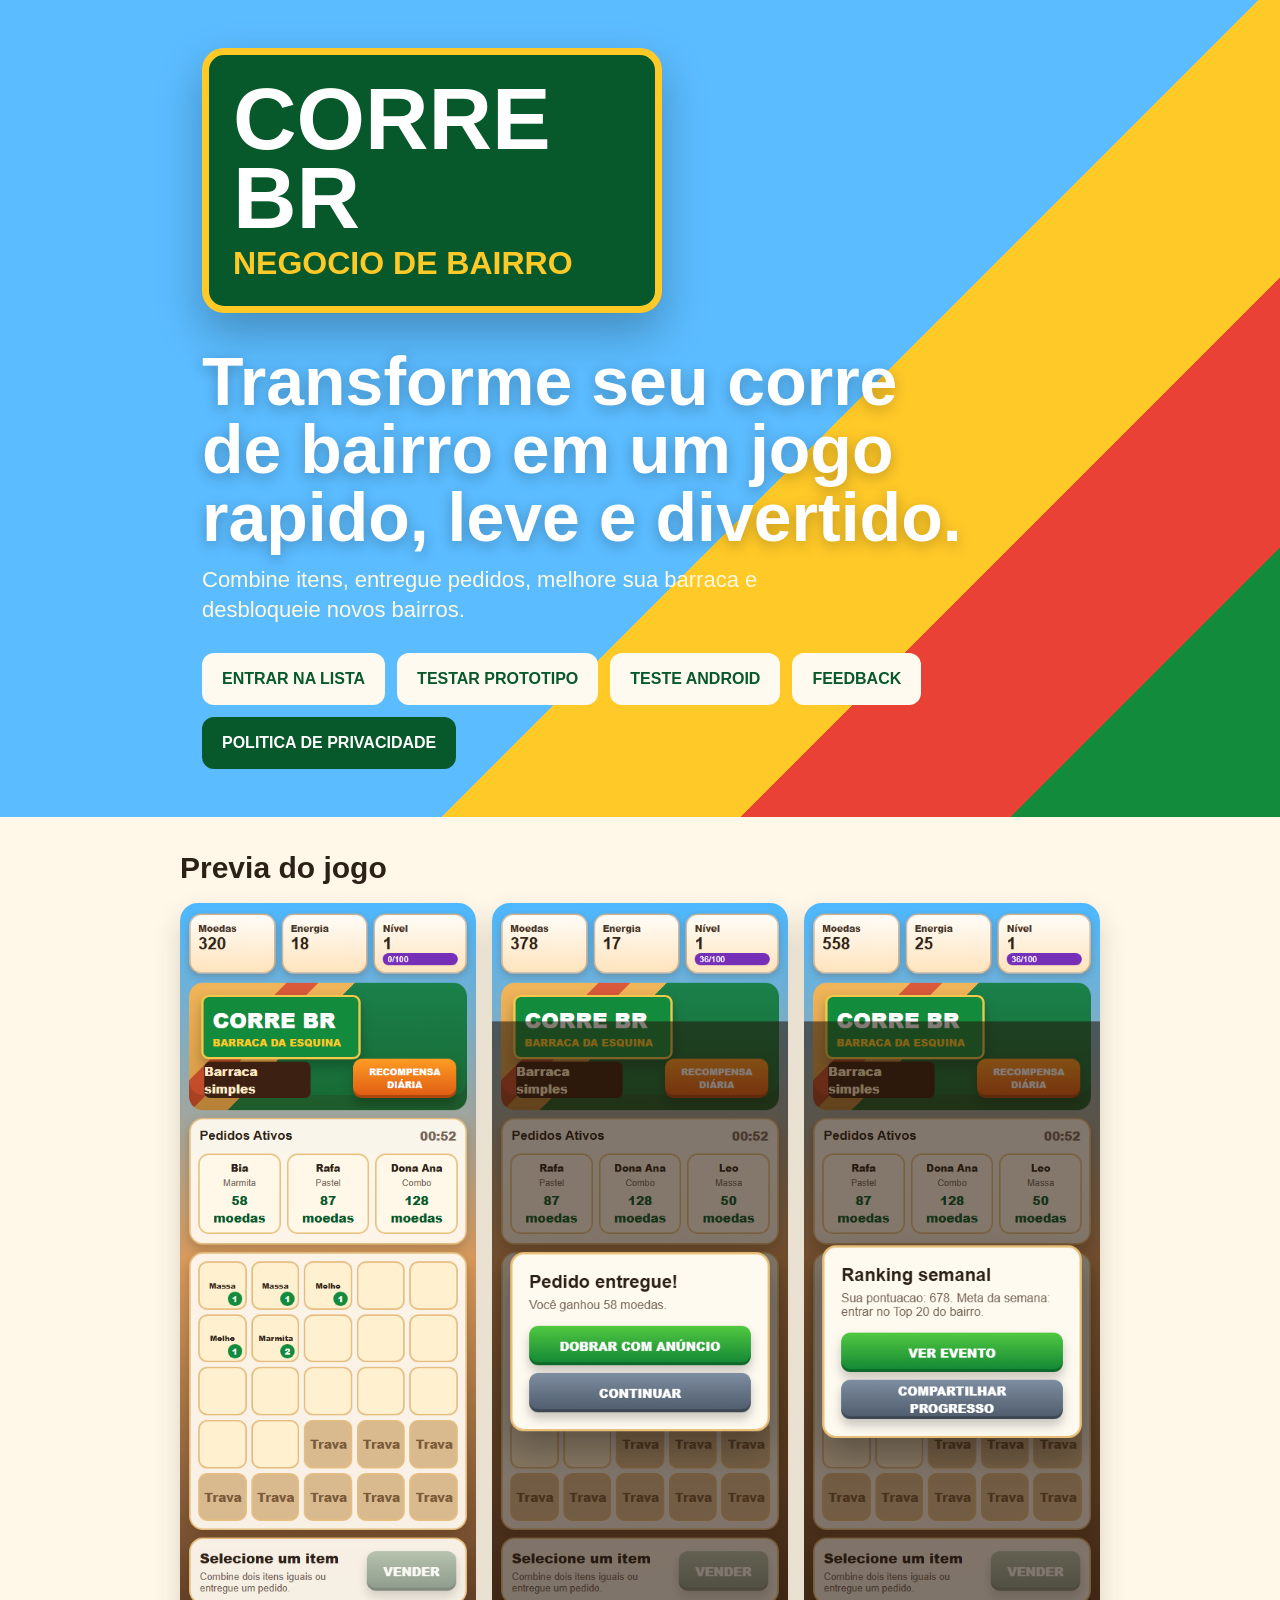
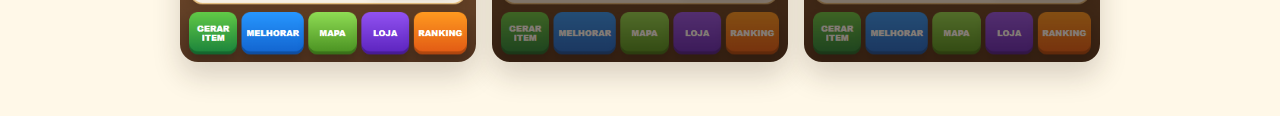
<file: index.html>
<!doctype html>
<html lang="pt-BR">
  <head>
    <meta charset="UTF-8" />
    <meta name="viewport" content="width=device-width, initial-scale=1.0" />
    <title>Corre BR</title>
    <link rel="stylesheet" href="./styles.css" />
  </head>
  <body>
    <main class="page">
      <section class="hero">
        <div class="sign">
          <strong>Corre BR</strong>
          <span>Negocio de Bairro</span>
        </div>
        <h1>Transforme seu corre de bairro em um jogo rapido, leve e divertido.</h1>
        <p>Combine itens, entregue pedidos, melhore sua barraca e desbloqueie novos bairros.</p>
        <div class="actions">
          <a href="./prototype/landing.html">Entrar na lista</a>
          <a href="./prototype/index.html">Testar prototipo</a>
          <a href="./android-teste/">Teste Android</a>
          <a href="./feedback/">Feedback</a>
          <a class="secondary" href="./privacy.html">Politica de privacidade</a>
        </div>
      </section>

      <section class="screens">
        <h2>Previa do jogo</h2>
        <div class="grid">
          <img src="./assets/screenshots/02-primeiro-loop.png" alt="Primeiro loop de jogo" />
          <img src="./assets/screenshots/03-pedido-entregue.png" alt="Pedido entregue" />
          <img src="./assets/screenshots/06-ranking-semanal.png" alt="Ranking semanal" />
        </div>
      </section>
    </main>
  </body>
</html>
</file>
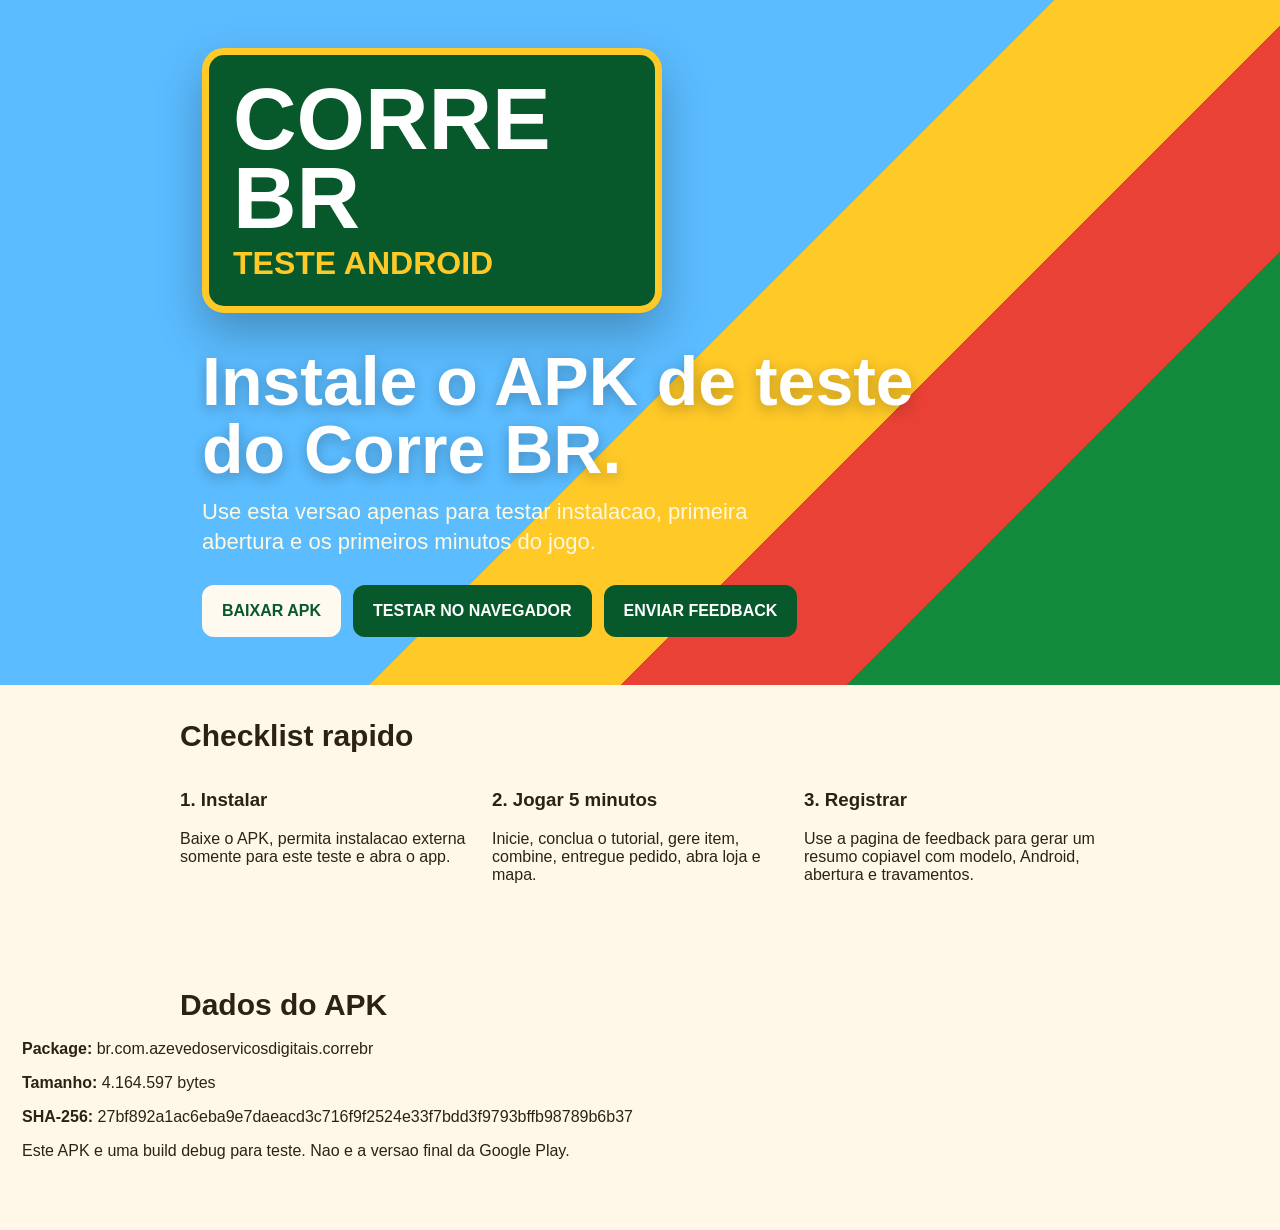
<file: android-teste/index.html>
<!doctype html>
<html lang="pt-BR">
  <head>
    <meta charset="UTF-8" />
    <meta name="viewport" content="width=device-width, initial-scale=1.0" />
    <title>Corre BR - Teste Android</title>
    <link rel="stylesheet" href="../styles.css" />
  </head>
  <body>
    <main class="page">
      <section class="hero">
        <div class="sign">
          <strong>Corre BR</strong>
          <span>Teste Android</span>
        </div>
        <h1>Instale o APK de teste do Corre BR.</h1>
        <p>Use esta versao apenas para testar instalacao, primeira abertura e os primeiros minutos do jogo.</p>
        <div class="actions">
          <a href="https://github.com/veltramor/game-market-ontology-brasil/releases/download/android-debug-test-2026-06-06/app-debug.apk">Baixar APK</a>
          <a class="secondary" href="../jogar/">Testar no navegador</a>
          <a class="secondary" href="../feedback/">Enviar feedback</a>
        </div>
      </section>

      <section class="screens">
        <h2>Checklist rapido</h2>
        <div class="grid">
          <article>
            <h3>1. Instalar</h3>
            <p>Baixe o APK, permita instalacao externa somente para este teste e abra o app.</p>
          </article>
          <article>
            <h3>2. Jogar 5 minutos</h3>
            <p>Inicie, conclua o tutorial, gere item, combine, entregue pedido, abra loja e mapa.</p>
          </article>
          <article>
            <h3>3. Registrar</h3>
            <p>Use a pagina de feedback para gerar um resumo copiavel com modelo, Android, abertura e travamentos.</p>
          </article>
        </div>
      </section>

      <section class="screens">
        <h2>Dados do APK</h2>
        <p><strong>Package:</strong> br.com.azevedoservicosdigitais.correbr</p>
        <p><strong>Tamanho:</strong> 4.164.597 bytes</p>
        <p><strong>SHA-256:</strong> 27bf892a1ac6eba9e7daeacd3c716f9f2524e33f7bdd3f9793bffb98789b6b37</p>
        <p>Este APK e uma build debug para teste. Nao e a versao final da Google Play.</p>
      </section>
    </main>
  </body>
</html>
</file>
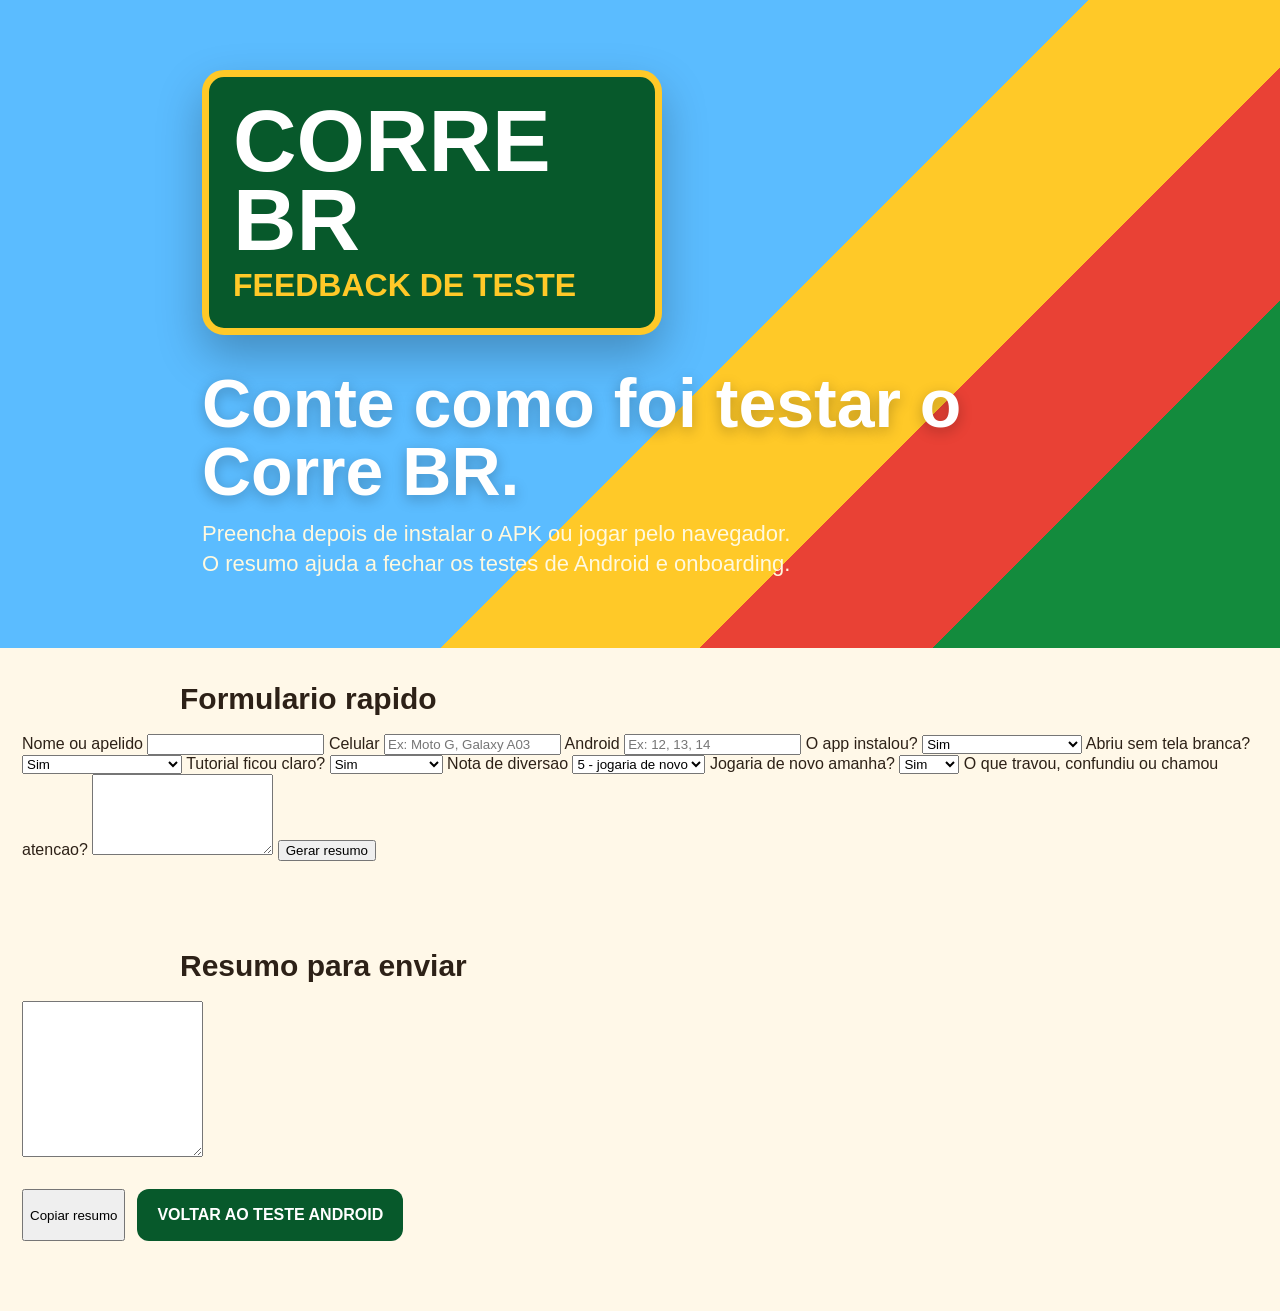
<file: feedback/index.html>
<!doctype html>
<html lang="pt-BR">
  <head>
    <meta charset="UTF-8" />
    <meta name="viewport" content="width=device-width, initial-scale=1.0" />
    <title>Corre BR - Feedback de Teste</title>
    <link rel="stylesheet" href="../styles.css" />
  </head>
  <body>
    <main class="page">
      <section class="hero">
        <div class="sign">
          <strong>Corre BR</strong>
          <span>Feedback de Teste</span>
        </div>
        <h1>Conte como foi testar o Corre BR.</h1>
        <p>Preencha depois de instalar o APK ou jogar pelo navegador. O resumo ajuda a fechar os testes de Android e onboarding.</p>
      </section>

      <section class="screens">
        <h2>Formulario rapido</h2>
        <form id="feedbackForm" class="feedback-form">
          <label>
            Nome ou apelido
            <input id="tester" required />
          </label>
          <label>
            Celular
            <input id="device" placeholder="Ex: Moto G, Galaxy A03" />
          </label>
          <label>
            Android
            <input id="androidVersion" placeholder="Ex: 12, 13, 14" />
          </label>
          <label>
            O app instalou?
            <select id="installResult">
              <option value="ok">Sim</option>
              <option value="failed">Nao</option>
              <option value="browser_only">Testei so no navegador</option>
            </select>
          </label>
          <label>
            Abriu sem tela branca?
            <select id="firstOpen">
              <option value="yes">Sim</option>
              <option value="no">Nao</option>
              <option value="browser_only">Testei so no navegador</option>
            </select>
          </label>
          <label>
            Tutorial ficou claro?
            <select id="tutorial">
              <option value="yes">Sim</option>
              <option value="partial">Mais ou menos</option>
              <option value="no">Nao</option>
            </select>
          </label>
          <label>
            Nota de diversao
            <select id="funScore">
              <option value="5">5 - jogaria de novo</option>
              <option value="4">4 - gostei</option>
              <option value="3">3 - ok</option>
              <option value="2">2 - fraco</option>
              <option value="1">1 - nao gostei</option>
            </select>
          </label>
          <label>
            Jogaria de novo amanha?
            <select id="wouldPlayAgain">
              <option value="yes">Sim</option>
              <option value="maybe">Talvez</option>
              <option value="no">Nao</option>
            </select>
          </label>
          <label>
            O que travou, confundiu ou chamou atencao?
            <textarea id="notes" rows="5"></textarea>
          </label>
          <button class="primary-button" type="submit">Gerar resumo</button>
        </form>
      </section>

      <section class="screens">
        <h2>Resumo para enviar</h2>
        <textarea id="summary" rows="10" readonly></textarea>
        <div class="actions">
          <button id="copyButton" class="primary-button" type="button">Copiar resumo</button>
          <a class="secondary" href="../android-teste/">Voltar ao teste Android</a>
        </div>
        <p id="copyFeedback"></p>
      </section>
    </main>

    <script>
      const form = document.querySelector("#feedbackForm");
      const summary = document.querySelector("#summary");
      const copyButton = document.querySelector("#copyButton");
      const copyFeedback = document.querySelector("#copyFeedback");

      form.addEventListener("submit", (event) => {
        event.preventDefault();
        const data = {
          date: new Date().toISOString().slice(0, 10),
          tester: document.querySelector("#tester").value.trim(),
          device: document.querySelector("#device").value.trim() || "NA",
          android_version: document.querySelector("#androidVersion").value.trim() || "NA",
          install_result: document.querySelector("#installResult").value,
          first_open_ok: document.querySelector("#firstOpen").value,
          completed_tutorial: document.querySelector("#tutorial").value,
          fun_score_1_5: document.querySelector("#funScore").value,
          would_play_again: document.querySelector("#wouldPlayAgain").value,
          notes: document.querySelector("#notes").value.trim() || "sem observacao"
        };
        localStorage.setItem("correBrTesterFeedback", JSON.stringify(data));
        summary.value = [
          "Corre BR - feedback de teste",
          `date=${data.date}`,
          `tester=${data.tester}`,
          `device=${data.device}`,
          `android_version=${data.android_version}`,
          `install_result=${data.install_result}`,
          `first_open_ok=${data.first_open_ok}`,
          `completed_tutorial=${data.completed_tutorial}`,
          `fun_score_1_5=${data.fun_score_1_5}`,
          `would_play_again=${data.would_play_again}`,
          `notes=${data.notes}`
        ].join("\n");
      });

      copyButton.addEventListener("click", async () => {
        await navigator.clipboard.writeText(summary.value);
        copyFeedback.textContent = "Resumo copiado.";
      });
    </script>
  </body>
</html>
</file>
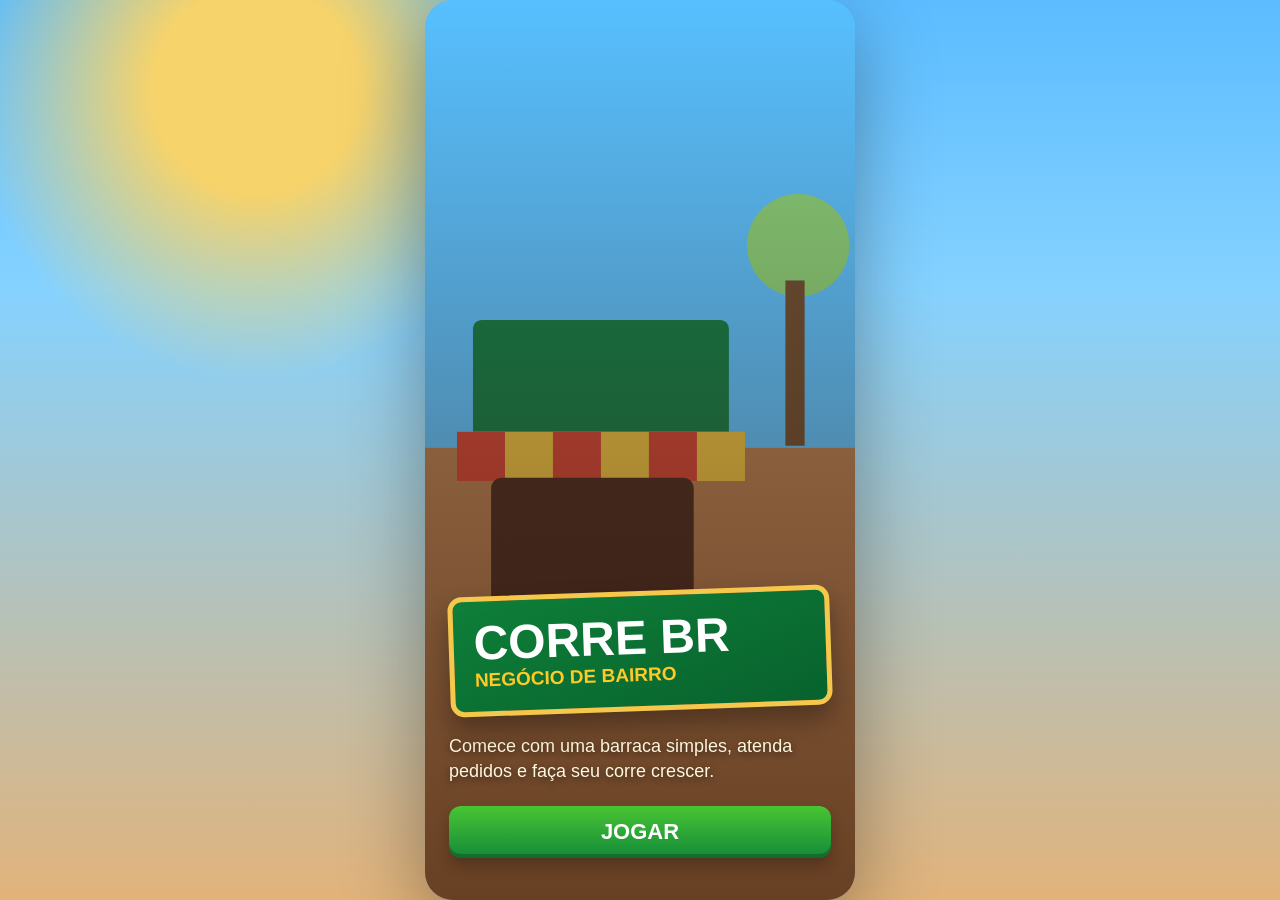
<file: jogar/index.html>
<!doctype html>
<html lang="pt-BR">
  <head>
    <meta charset="utf-8">
    <meta name="viewport" content="width=device-width, initial-scale=1">
    <meta http-equiv="refresh" content="0; url=../prototype/index.html">
    <title>Jogar Corre BR</title>
  </head>
  <body>
    <p>Corre BR: <a href="../prototype/index.html">abrir prototipo jogavel</a>.</p>
  </body>
</html>
</file>
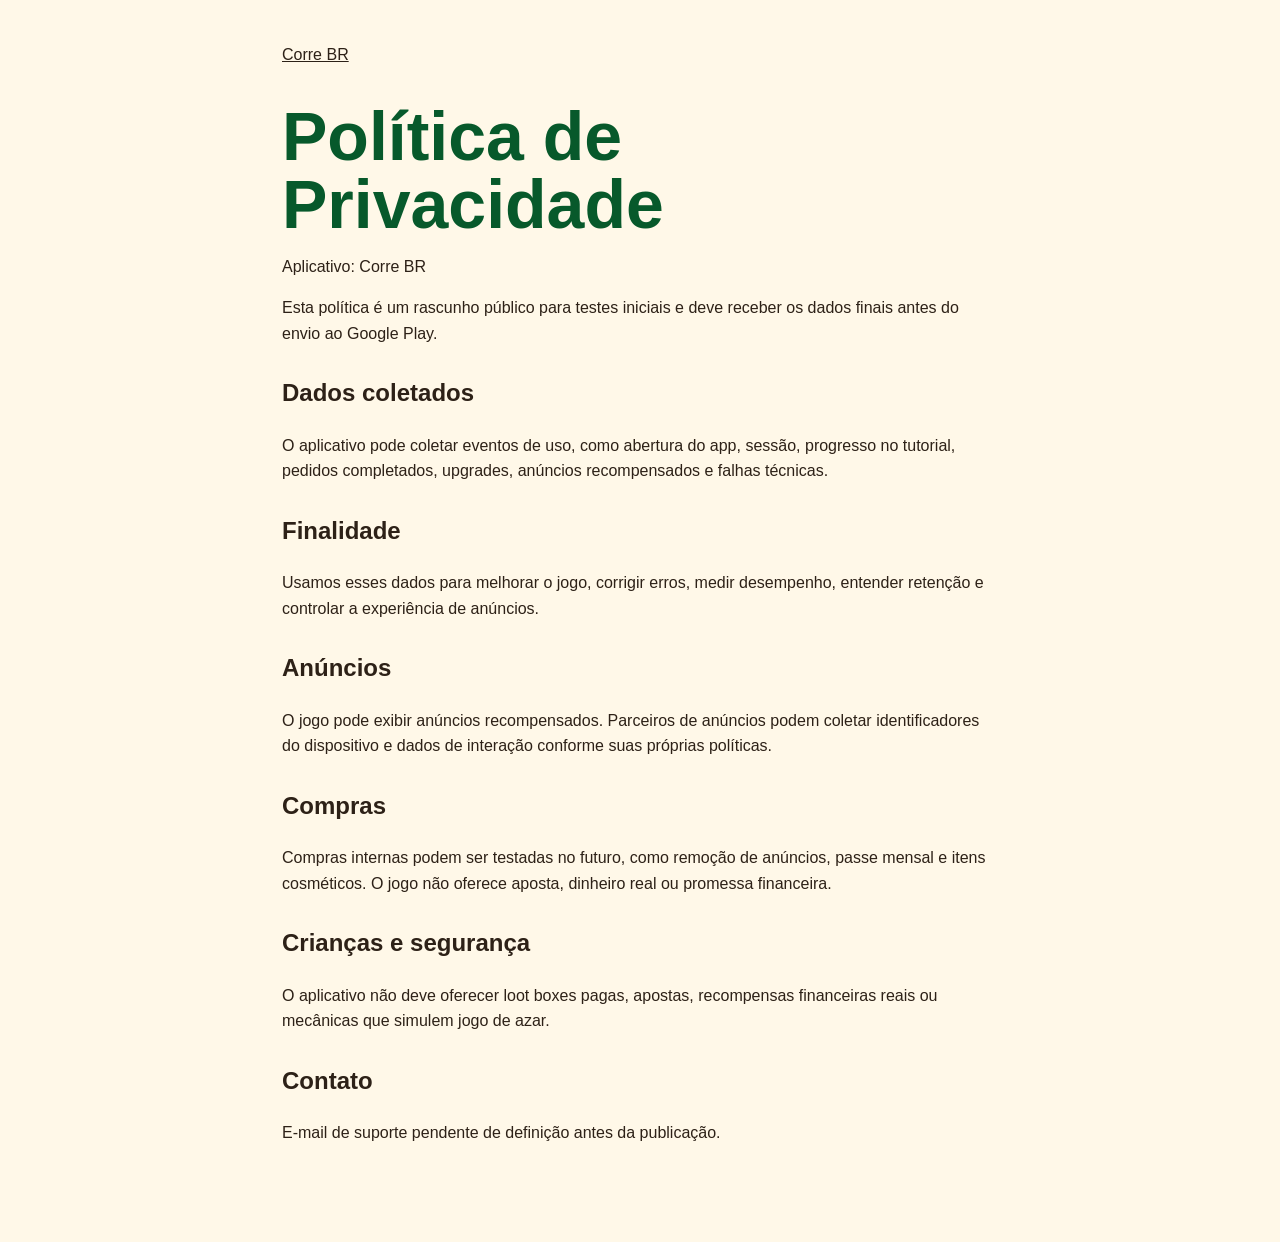
<file: privacidade/index.html>
<!doctype html>
<html lang="pt-BR">
  <head>
    <meta charset="utf-8">
    <meta name="viewport" content="width=device-width, initial-scale=1">
    <meta http-equiv="refresh" content="0; url=../privacy.html">
    <title>Privacidade Corre BR</title>
  </head>
  <body>
    <p>Privacidade Corre BR: <a href="../privacy.html">abrir politica de privacidade</a>.</p>
  </body>
</html>
</file>
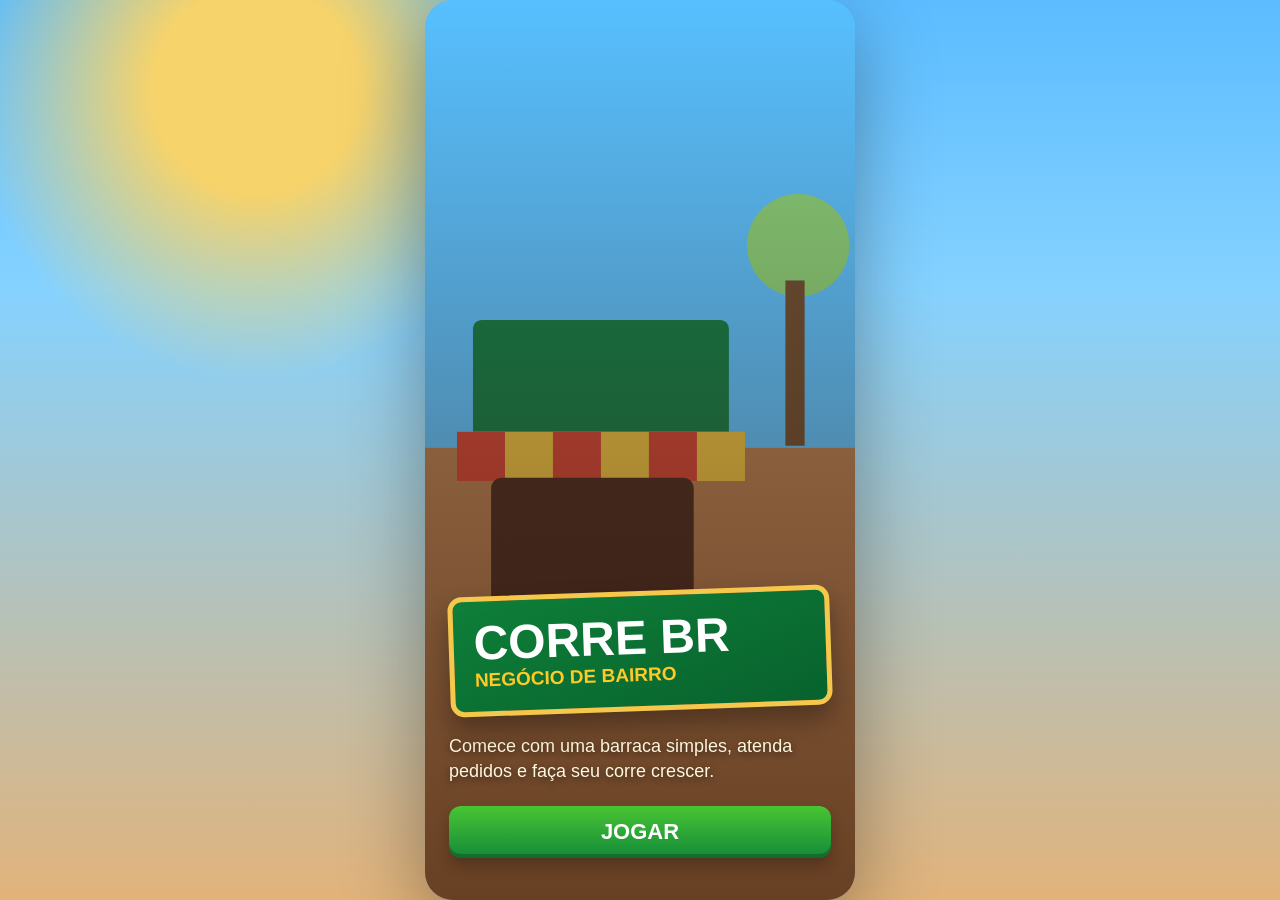
<file: prototype/index.html>
<!doctype html>
<html lang="pt-BR">
  <head>
    <meta charset="UTF-8" />
    <meta name="viewport" content="width=device-width, initial-scale=1.0" />
    <title>Corre BR - Protótipo Jogável</title>
    <link rel="manifest" href="./manifest.webmanifest" />
    <link rel="icon" href="./icon.svg" type="image/svg+xml" />
    <link rel="stylesheet" href="./styles.css" />
  </head>
  <body>
    <main class="phone-shell" aria-label="Protótipo jogável Corre BR">
      <section id="startScreen" class="start-screen">
        <div class="brand-sign">
          <span class="brand-title">Corre BR</span>
          <span class="brand-subtitle">Negócio De Bairro</span>
        </div>
        <p class="start-copy">Comece com uma barraca simples, atenda pedidos e faça seu corre crescer.</p>
        <button id="startButton" class="primary-button">Jogar</button>
      </section>

      <section id="gameScreen" class="game-screen is-hidden">
        <header class="top-bar">
          <div class="metric">
            <span class="metric-label">Moedas</span>
            <strong id="coinsValue">320</strong>
          </div>
          <div class="metric">
            <span class="metric-label">Energia</span>
            <strong id="energyValue">18</strong>
          </div>
          <div class="metric level">
            <span class="metric-label">Nível</span>
            <strong id="levelValue">1</strong>
            <small id="xpValue">0/100</small>
          </div>
        </header>

        <section class="street-scene">
          <div class="shop-sign">
            <span>Corre BR</span>
            <small id="shopName">Barraca Da Esquina</small>
          </div>
          <div class="shop-window">
            <span id="shopStage">Barraca simples</span>
          </div>
          <button id="dailyRewardButton" class="daily-button">Recompensa diária</button>
        </section>

        <section class="orders-panel" aria-label="Pedidos ativos">
          <div class="section-heading">
            <h2>Pedidos Ativos</h2>
            <span id="nextOrderTimer">00:52</span>
          </div>
          <div id="ordersList" class="orders-list"></div>
        </section>

        <section class="board-panel" aria-label="Grade de merge">
          <div id="mergeBoard" class="merge-board"></div>
        </section>

        <section class="selected-panel">
          <div>
            <span id="selectedName" class="selected-name">Selecione um item</span>
            <p id="selectedHint">Combine dois itens iguais ou entregue um pedido.</p>
          </div>
          <button id="sellButton" class="sell-button" disabled>Vender</button>
        </section>

        <nav class="bottom-actions" aria-label="Ações principais">
          <button id="generateButton" class="action-button generator-button">Gerar item</button>
          <button id="upgradeButton" class="action-button upgrade-button">Melhorar</button>
          <button id="mapButton" class="action-button map-button">Mapa</button>
          <button id="storeButton" class="action-button store-button">Loja</button>
          <button id="eventButton" class="action-button event-button">Ranking</button>
        </nav>
      </section>
    </main>

    <div id="modal" class="modal is-hidden" role="dialog" aria-modal="true">
      <div class="modal-card">
        <h2 id="modalTitle">Pedido entregue!</h2>
        <p id="modalText">O corre rendeu.</p>
        <div id="modalActions" class="modal-actions"></div>
      </div>
    </div>

    <script src="./app.js"></script>
    <script>
      if ("serviceWorker" in navigator) {
        navigator.serviceWorker.register("./sw.js");
      }
    </script>
  </body>
</html>
</file>
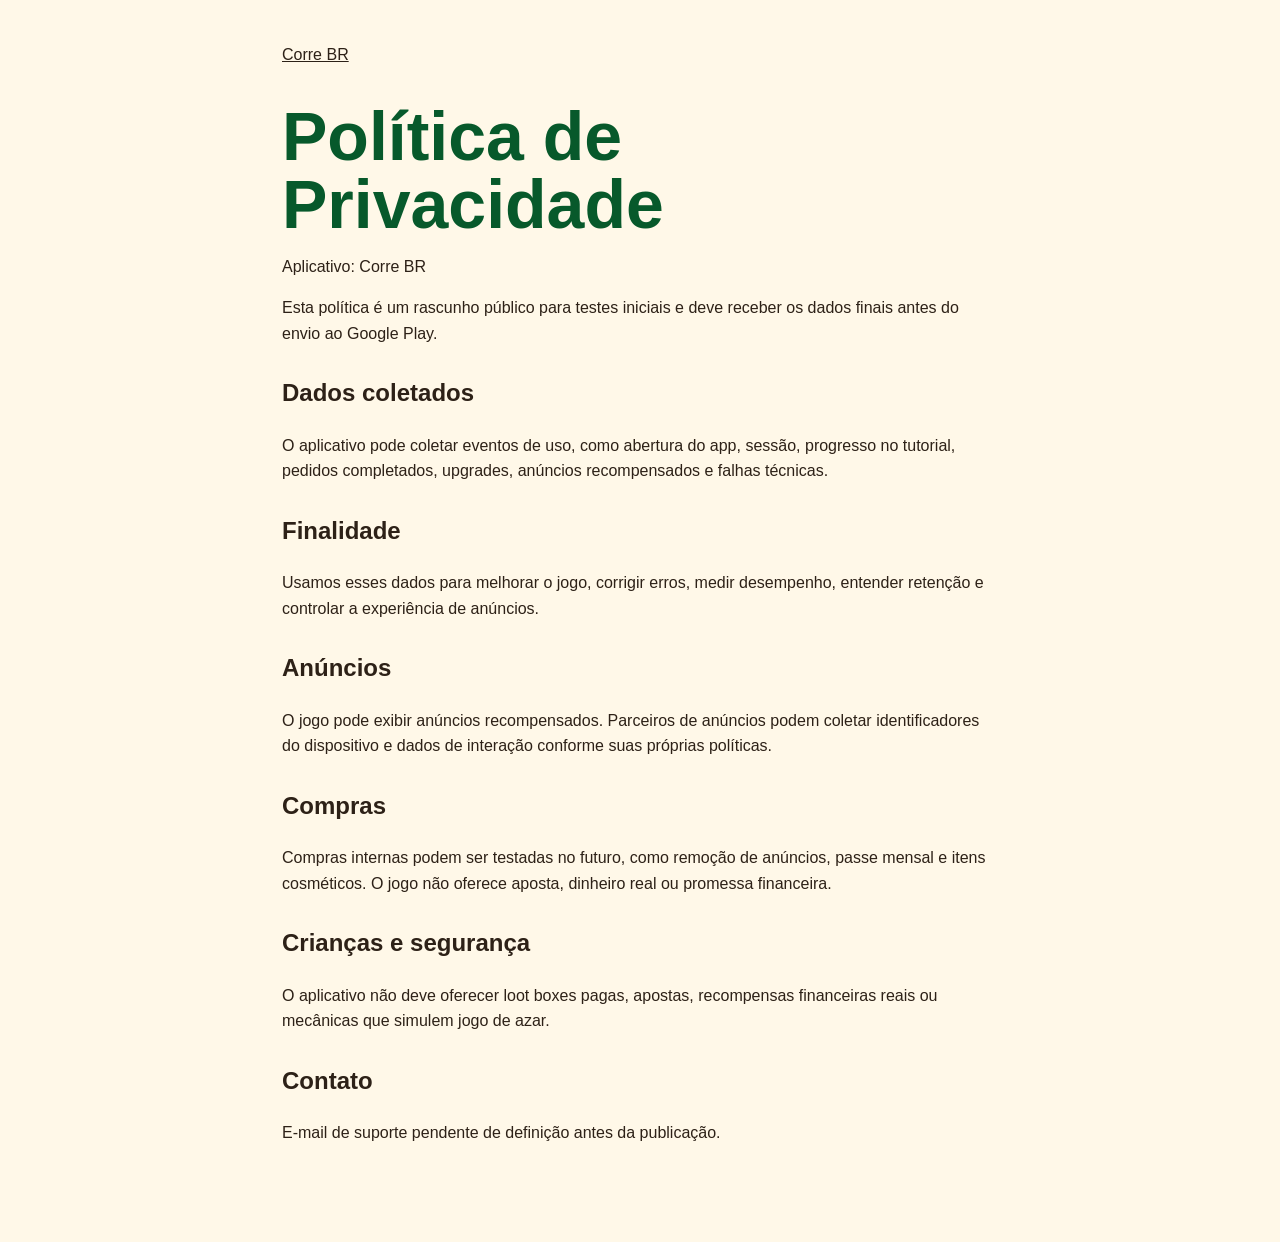
<file: privacy.html>
<!doctype html>
<html lang="pt-BR">
  <head>
    <meta charset="UTF-8" />
    <meta name="viewport" content="width=device-width, initial-scale=1.0" />
    <title>Política de Privacidade - Corre BR</title>
    <link rel="stylesheet" href="./styles.css" />
  </head>
  <body>
    <main class="doc">
      <a href="./index.html">Corre BR</a>
      <h1>Política de Privacidade</h1>
      <p>Aplicativo: Corre BR</p>
      <p>Esta política é um rascunho público para testes iniciais e deve receber os dados finais antes do envio ao Google Play.</p>

      <h2>Dados coletados</h2>
      <p>O aplicativo pode coletar eventos de uso, como abertura do app, sessão, progresso no tutorial, pedidos completados, upgrades, anúncios recompensados e falhas técnicas.</p>

      <h2>Finalidade</h2>
      <p>Usamos esses dados para melhorar o jogo, corrigir erros, medir desempenho, entender retenção e controlar a experiência de anúncios.</p>

      <h2>Anúncios</h2>
      <p>O jogo pode exibir anúncios recompensados. Parceiros de anúncios podem coletar identificadores do dispositivo e dados de interação conforme suas próprias políticas.</p>

      <h2>Compras</h2>
      <p>Compras internas podem ser testadas no futuro, como remoção de anúncios, passe mensal e itens cosméticos. O jogo não oferece aposta, dinheiro real ou promessa financeira.</p>

      <h2>Crianças e segurança</h2>
      <p>O aplicativo não deve oferecer loot boxes pagas, apostas, recompensas financeiras reais ou mecânicas que simulem jogo de azar.</p>

      <h2>Contato</h2>
      <p>E-mail de suporte pendente de definição antes da publicação.</p>
    </main>
  </body>
</html>
</file>
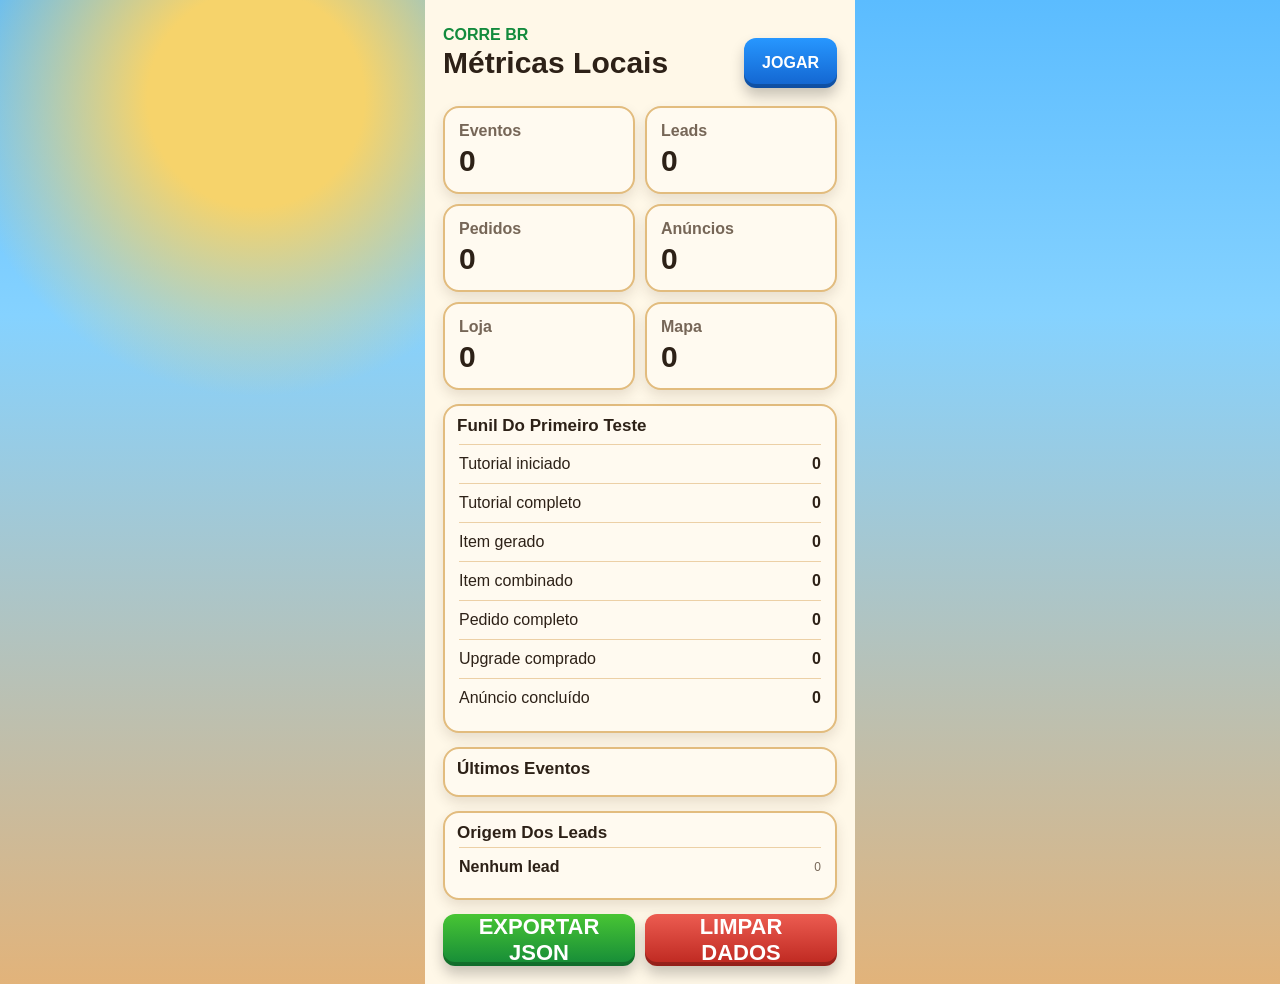
<file: prototype/analytics.html>
<!doctype html>
<html lang="pt-BR">
  <head>
    <meta charset="UTF-8" />
    <meta name="viewport" content="width=device-width, initial-scale=1.0" />
    <title>Corre BR - Métricas Locais</title>
    <link rel="stylesheet" href="./styles.css" />
  </head>
  <body>
    <main class="analytics-shell">
      <header class="analytics-header">
        <div>
          <span class="eyebrow">Corre BR</span>
          <h1>Métricas Locais</h1>
        </div>
        <a class="play-link" href="./index.html">Jogar</a>
      </header>

      <section class="kpi-grid" aria-label="Indicadores">
        <article class="kpi-card">
          <span>Eventos</span>
          <strong id="eventsCount">0</strong>
        </article>
        <article class="kpi-card">
          <span>Leads</span>
          <strong id="leadsCount">0</strong>
        </article>
        <article class="kpi-card">
          <span>Pedidos</span>
          <strong id="ordersCount">0</strong>
        </article>
        <article class="kpi-card">
          <span>Anúncios</span>
          <strong id="adsCount">0</strong>
        </article>
        <article class="kpi-card">
          <span>Loja</span>
          <strong id="storeCount">0</strong>
        </article>
        <article class="kpi-card">
          <span>Mapa</span>
          <strong id="mapCount">0</strong>
        </article>
      </section>

      <section class="analytics-panel">
        <div class="section-heading">
          <h2>Funil Do Primeiro Teste</h2>
        </div>
        <ol id="funnelList" class="funnel-list"></ol>
      </section>

      <section class="analytics-panel">
        <div class="section-heading">
          <h2>Últimos Eventos</h2>
        </div>
        <div id="eventsTable" class="events-table"></div>
      </section>

      <section class="analytics-panel">
        <div class="section-heading">
          <h2>Origem Dos Leads</h2>
        </div>
        <div id="leadSources" class="events-table"></div>
      </section>

      <section class="analytics-actions">
        <button id="exportButton" class="primary-button">Exportar JSON</button>
        <button id="clearButton" class="primary-button danger-button">Limpar dados</button>
      </section>
    </main>

    <script>
      const events = JSON.parse(localStorage.getItem("correBrEvents") || "[]");
      const leads = JSON.parse(localStorage.getItem("correBrLeads") || "[]");
      const count = (name) => events.filter((event) => event.name === name).length;

      const funnel = [
        ["Tutorial iniciado", count("tutorial_start")],
        ["Tutorial completo", count("tutorial_complete")],
        ["Item gerado", count("item_generated")],
        ["Item combinado", count("item_merged")],
        ["Pedido completo", count("order_completed")],
        ["Upgrade comprado", count("business_upgrade_purchased")],
        ["Anúncio concluído", count("rewarded_ad_completed")]
      ];

      document.querySelector("#eventsCount").textContent = events.length;
      document.querySelector("#leadsCount").textContent = leads.length;
      document.querySelector("#ordersCount").textContent = count("order_completed");
      document.querySelector("#adsCount").textContent = count("rewarded_ad_completed");
      document.querySelector("#storeCount").textContent = count("store_viewed");
      document.querySelector("#mapCount").textContent = count("map_viewed");

      document.querySelector("#funnelList").innerHTML = funnel
        .map(([label, value]) => `<li><span>${label}</span><strong>${value}</strong></li>`)
        .join("");

      document.querySelector("#eventsTable").innerHTML = events
        .slice(-15)
        .reverse()
        .map((event) => `<div><strong>${event.name}</strong><span>${new Date(event.at).toLocaleString("pt-BR")}</span></div>`)
        .join("");

      const sourceCounts = leads.reduce((acc, lead) => {
        const source = lead.attribution?.utm_source || "direct";
        const content = lead.attribution?.utm_content || "none";
        const key = `${source} / ${content}`;
        acc[key] = (acc[key] || 0) + 1;
        return acc;
      }, {});

      document.querySelector("#leadSources").innerHTML = Object.entries(sourceCounts)
        .sort((a, b) => b[1] - a[1])
        .map(([source, value]) => `<div><strong>${source}</strong><span>${value} lead(s)</span></div>`)
        .join("") || `<div><strong>Nenhum lead</strong><span>0</span></div>`;

      document.querySelector("#exportButton").addEventListener("click", () => {
        const payload = JSON.stringify({ events, leads }, null, 2);
        const blob = new Blob([payload], { type: "application/json" });
        const url = URL.createObjectURL(blob);
        const link = document.createElement("a");
        link.href = url;
        link.download = "corre-br-metricas.json";
        link.click();
        URL.revokeObjectURL(url);
      });

      document.querySelector("#clearButton").addEventListener("click", () => {
        localStorage.removeItem("correBrEvents");
        localStorage.removeItem("correBrLeads");
        location.reload();
      });
    </script>
  </body>
</html>
</file>
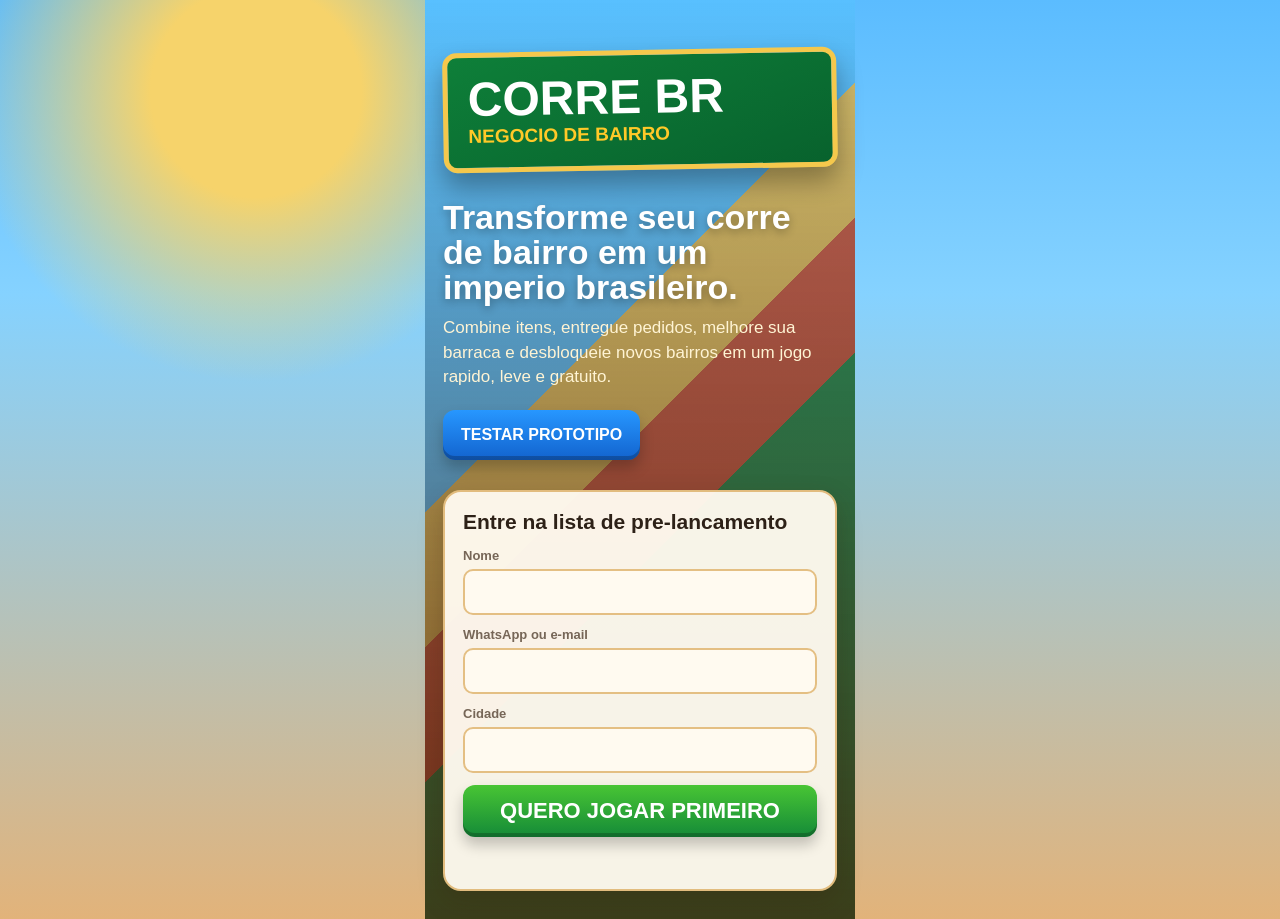
<file: prototype/landing.html>
<!doctype html>
<html lang="pt-BR">
  <head>
    <meta charset="UTF-8" />
    <meta name="viewport" content="width=device-width, initial-scale=1.0" />
    <title>Corre BR - Pre-Cadastro</title>
    <link rel="stylesheet" href="./styles.css" />
  </head>
  <body>
    <main class="landing-shell">
      <section class="landing-hero">
        <div class="brand-sign landing-brand">
          <span class="brand-title">Corre BR</span>
          <span class="brand-subtitle">Negocio De Bairro</span>
        </div>
        <h1>Transforme seu corre de bairro em um imperio brasileiro.</h1>
        <p>
          Combine itens, entregue pedidos, melhore sua barraca e desbloqueie novos bairros em um jogo
          rapido, leve e gratuito.
        </p>
        <a class="play-link" href="./index.html">Testar prototipo</a>
      </section>

      <section class="signup-panel" aria-label="Pre-cadastro">
        <h2>Entre na lista de pre-lancamento</h2>
        <form id="signupForm">
          <label>
            Nome
            <input id="signupName" name="name" required autocomplete="name" />
          </label>
          <label>
            WhatsApp ou e-mail
            <input id="signupContact" name="contact" required autocomplete="email" />
          </label>
          <label>
            Cidade
            <input id="signupCity" name="city" required autocomplete="address-level2" />
          </label>
          <button class="primary-button" type="submit">Quero jogar primeiro</button>
        </form>
        <p id="signupFeedback" class="signup-feedback" role="status"></p>
      </section>

      <section id="leadDebugPanel" class="lead-debug-panel is-hidden" aria-label="Exportar leads locais">
        <h2>Leads locais</h2>
        <p id="leadDebugSummary">0 leads neste navegador.</p>
        <div class="lead-debug-actions">
          <button id="copyLeadsButton" type="button">Copiar JSON</button>
          <button id="downloadLeadsButton" type="button">Baixar JSON</button>
          <button id="clearLeadsButton" type="button">Limpar</button>
        </div>
      </section>
    </main>

    <script>
      const form = document.querySelector("#signupForm");
      const feedback = document.querySelector("#signupFeedback");
      const debugPanel = document.querySelector("#leadDebugPanel");
      const debugSummary = document.querySelector("#leadDebugSummary");
      const copyLeadsButton = document.querySelector("#copyLeadsButton");
      const downloadLeadsButton = document.querySelector("#downloadLeadsButton");
      const clearLeadsButton = document.querySelector("#clearLeadsButton");
      const configuredLeadEndpoint = "";
      const leadEndpoint = window.CORRE_BR_LEAD_ENDPOINT || configuredLeadEndpoint;
      const params = new URLSearchParams(location.search);
      const debugLeads = params.get("debug") === "leads";
      const attribution = {
        utm_source: params.get("utm_source") || "direct",
        utm_medium: params.get("utm_medium") || "none",
        utm_campaign: params.get("utm_campaign") || "none",
        utm_content: params.get("utm_content") || "none"
      };

      const getLocalLeads = () => JSON.parse(localStorage.getItem("correBrLeads") || "[]");

      const updateDebugPanel = () => {
        if (!debugLeads) return;
        const leads = getLocalLeads();
        debugSummary.textContent = `${leads.length} lead${leads.length === 1 ? "" : "s"} neste navegador.`;
      };

      const exportLocalLeads = () => JSON.stringify({
        exportedAt: new Date().toISOString(),
        page: location.href,
        leads: getLocalLeads()
      }, null, 2);

      if (debugLeads) {
        debugPanel.classList.remove("is-hidden");
        updateDebugPanel();
      }

      const sendLead = async (lead) => {
        if (!leadEndpoint) return { mode: "local_only" };
        const response = await fetch(leadEndpoint, {
          method: "POST",
          headers: { "Content-Type": "application/json" },
          body: JSON.stringify(lead)
        });
        if (!response.ok) throw new Error("lead_endpoint_failed");
        return { mode: "endpoint" };
      };

      form.addEventListener("submit", async (event) => {
        event.preventDefault();
        const lead = {
          name: document.querySelector("#signupName").value.trim(),
          contact: document.querySelector("#signupContact").value.trim(),
          city: document.querySelector("#signupCity").value.trim(),
          attribution,
          at: new Date().toISOString()
        };
        const leads = getLocalLeads();
        leads.push(lead);
        localStorage.setItem("correBrLeads", JSON.stringify(leads));
        try {
          const result = await sendLead(lead);
          feedback.textContent = result.mode === "endpoint"
            ? "Voce entrou na lista. Quando o primeiro teste abrir, a gente te chama."
            : "Voce entrou na lista neste teste. Para campanha paga, ative a captura central.";
          form.reset();
          updateDebugPanel();
        } catch {
          feedback.textContent = "Cadastro salvo neste teste, mas a captura central falhou. Tente de novo em instantes.";
          updateDebugPanel();
        }
      });

      copyLeadsButton.addEventListener("click", async () => {
        await navigator.clipboard.writeText(exportLocalLeads());
        debugSummary.textContent = "Leads copiados em JSON.";
      });

      downloadLeadsButton.addEventListener("click", () => {
        const blob = new Blob([exportLocalLeads()], { type: "application/json" });
        const url = URL.createObjectURL(blob);
        const link = document.createElement("a");
        link.href = url;
        link.download = `corre-br-leads-${new Date().toISOString().slice(0, 10)}.json`;
        link.click();
        URL.revokeObjectURL(url);
      });

      clearLeadsButton.addEventListener("click", () => {
        localStorage.removeItem("correBrLeads");
        updateDebugPanel();
      });
    </script>
  </body>
</html>
</file>
<file: styles.css>
* {
  box-sizing: border-box;
}

body {
  margin: 0;
  color: #2d2117;
  font-family: Arial, Helvetica, sans-serif;
  background: #fff8e8;
}

a {
  color: inherit;
}

.page {
  min-height: 100vh;
  background:
    linear-gradient(135deg, #5bbcff 0 42%, #ffc928 42% 52%, #e94135 52% 61%, #138b3d 61% 100%);
}

.hero {
  min-height: 72vh;
  padding: 48px 22px;
  display: flex;
  flex-direction: column;
  justify-content: center;
  max-width: 920px;
  margin: 0 auto;
}

.sign {
  width: min(100%, 460px);
  padding: 24px;
  border: 7px solid #ffc928;
  border-radius: 22px;
  background: #07592b;
  color: #fff;
  box-shadow: 0 20px 45px rgba(0, 0, 0, 0.25);
}

.sign strong {
  display: block;
  font-size: clamp(52px, 10vw, 88px);
  line-height: 0.9;
  font-weight: 900;
  text-transform: uppercase;
}

.sign span {
  display: block;
  margin-top: 8px;
  color: #ffc928;
  font-size: clamp(20px, 4vw, 32px);
  font-weight: 900;
  text-transform: uppercase;
}

h1 {
  max-width: 760px;
  margin: 34px 0 14px;
  color: #fff;
  font-size: clamp(34px, 7vw, 68px);
  line-height: 1;
  text-shadow: 0 4px 14px rgba(0, 0, 0, 0.25);
}

.hero p {
  max-width: 600px;
  margin: 0;
  color: #fff9df;
  font-size: 22px;
  line-height: 1.35;
}

.actions {
  display: flex;
  flex-wrap: wrap;
  gap: 12px;
  margin-top: 28px;
}

.actions a {
  min-height: 52px;
  display: inline-grid;
  place-items: center;
  padding: 0 20px;
  border-radius: 12px;
  background: #fffaf0;
  color: #07592b;
  font-weight: 900;
  text-decoration: none;
  text-transform: uppercase;
}

.actions .secondary {
  background: #07592b;
  color: #fff;
}

.screens {
  padding: 34px 22px 54px;
  background: #fff8e8;
}

.screens h2 {
  max-width: 920px;
  margin: 0 auto 18px;
  font-size: 30px;
}

.grid {
  max-width: 920px;
  margin: 0 auto;
  display: grid;
  grid-template-columns: repeat(3, 1fr);
  gap: 16px;
}

.grid img {
  width: 100%;
  border-radius: 18px;
  box-shadow: 0 14px 28px rgba(45, 33, 23, 0.18);
}

.doc {
  max-width: 760px;
  margin: 0 auto;
  padding: 42px 22px 80px;
  line-height: 1.6;
}

.doc h1 {
  color: #07592b;
  text-shadow: none;
}

.doc h2 {
  margin-top: 28px;
}

@media (max-width: 720px) {
  .grid {
    grid-template-columns: 1fr;
  }
}
</file>
<file: prototype/styles.css>
:root {
  --green: #138b3d;
  --green-dark: #07592b;
  --yellow: #ffc928;
  --orange: #ef6b1f;
  --blue: #1688e8;
  --red: #e94135;
  --cream: #fff3d8;
  --paper: #fffaf0;
  --ink: #2d2117;
  --muted: #766657;
  --line: #e2bc7e;
}

* {
  box-sizing: border-box;
}

body {
  margin: 0;
  min-height: 100vh;
  display: grid;
  place-items: center;
  background:
    radial-gradient(circle at 20% 10%, #f6d36b 0 8%, transparent 22%),
    linear-gradient(180deg, #5bbcff 0%, #85d2ff 32%, #e2b37a 100%);
  color: var(--ink);
  font-family: Arial, Helvetica, sans-serif;
}

a {
  color: inherit;
}

button {
  border: 0;
  font: inherit;
  cursor: pointer;
}

.phone-shell {
  width: min(100vw, 430px);
  min-height: 100vh;
  overflow: hidden;
  background: linear-gradient(180deg, #4db8ff 0%, #d99a5c 47%, #51331f 100%);
  position: relative;
}

.is-hidden {
  display: none !important;
}

.start-screen {
  min-height: 100vh;
  padding: 42px 24px;
  display: flex;
  flex-direction: column;
  justify-content: flex-end;
  gap: 22px;
  background:
    linear-gradient(180deg, rgba(52, 171, 255, 0.1), rgba(60, 33, 17, 0.65)),
    url("data:image/svg+xml,%3Csvg width='430' height='844' viewBox='0 0 430 844' xmlns='http://www.w3.org/2000/svg'%3E%3Crect width='430' height='844' fill='%235bc2ff'/%3E%3Crect y='420' width='430' height='424' fill='%23b97945'/%3E%3Crect x='45' y='300' width='240' height='145' rx='8' fill='%230b7838'/%3E%3Crect x='30' y='405' width='270' height='46' fill='%23f4c334'/%3E%3Cpath d='M30 405h270v46H30z' fill='%23f4c334'/%3E%3Cpath d='M30 405h45v46H30zM120 405h45v46h-45zM210 405h45v46h-45z' fill='%23d83b26'/%3E%3Crect x='62' y='448' width='190' height='150' rx='10' fill='%23451f12'/%3E%3Ccircle cx='350' cy='230' r='48' fill='%238fd36c'/%3E%3Crect x='338' y='263' width='18' height='155' fill='%236f4520'/%3E%3C/svg%3E");
  background-size: cover;
}

.brand-sign {
  padding: 20px;
  border: 5px solid #f5c84c;
  border-radius: 14px;
  background: linear-gradient(160deg, #0e7f39, #08622d);
  color: #fff;
  box-shadow: 0 14px 26px rgba(0, 0, 0, 0.32);
  transform: rotate(-2deg);
}

.brand-title {
  display: block;
  font-weight: 900;
  font-size: 48px;
  line-height: 0.92;
  text-transform: uppercase;
}

.brand-subtitle {
  display: block;
  margin-top: 4px;
  color: var(--yellow);
  font-weight: 900;
  font-size: 19px;
  text-transform: uppercase;
}

.start-copy {
  margin: 0;
  color: #fff7de;
  font-size: 18px;
  line-height: 1.4;
  text-shadow: 0 2px 7px rgba(0, 0, 0, 0.5);
}

.primary-button,
.action-button,
.sell-button,
.daily-button,
.modal-actions button {
  min-height: 52px;
  border-radius: 12px;
  padding: 0 18px;
  color: #fff;
  font-weight: 900;
  text-transform: uppercase;
  box-shadow: inset 0 -4px 0 rgba(0, 0, 0, 0.22), 0 8px 14px rgba(0, 0, 0, 0.22);
}

.primary-button {
  background: linear-gradient(180deg, #48c534, #148a38);
  font-size: 22px;
}

.game-screen {
  min-height: 100vh;
  padding: 14px 12px 10px;
}

.top-bar {
  display: grid;
  grid-template-columns: 1fr 1fr 1.08fr;
  gap: 8px;
}

.metric {
  min-height: 62px;
  padding: 9px 10px;
  border: 2px solid rgba(122, 78, 37, 0.35);
  border-radius: 16px;
  background: linear-gradient(180deg, #fffdf8, #ffe4be);
  box-shadow: 0 4px 10px rgba(70, 38, 16, 0.22);
}

.metric-label {
  display: block;
  color: #4b3626;
  font-size: 12px;
  font-weight: 800;
}

.metric strong {
  display: block;
  font-size: 22px;
  line-height: 1.1;
}

.metric small {
  display: block;
  color: #fff;
  background: #7530b7;
  border-radius: 999px;
  padding: 2px 6px;
  font-size: 11px;
}

.street-scene {
  height: 168px;
  margin-top: 12px;
  padding: 16px;
  position: relative;
  border-radius: 18px;
  overflow: hidden;
  background:
    linear-gradient(180deg, rgba(255, 255, 255, 0.08), rgba(88, 51, 19, 0.2)),
    linear-gradient(135deg, #f0b04d 0 24%, #d64d2b 24% 32%, #f0b04d 32% 41%, #08763b 41% 100%);
  box-shadow: inset 0 -20px 0 rgba(63, 31, 12, 0.18);
}

.shop-sign {
  width: 210px;
  padding: 10px 12px;
  border-radius: 10px;
  border: 3px solid #f3c94d;
  background: var(--green);
  color: #fff;
  box-shadow: 0 8px 15px rgba(0, 0, 0, 0.25);
}

.shop-sign span {
  display: block;
  font-size: 28px;
  font-weight: 900;
  text-transform: uppercase;
}

.shop-sign small {
  display: block;
  color: var(--yellow);
  font-weight: 900;
  text-transform: uppercase;
}

.shop-window {
  position: absolute;
  left: 20px;
  bottom: 16px;
  width: 140px;
  height: 48px;
  display: grid;
  place-items: center;
  border-radius: 8px;
  background: #3c2011;
  color: #ffecc7;
  font-weight: 800;
}

.daily-button {
  position: absolute;
  right: 14px;
  bottom: 16px;
  width: 136px;
  background: linear-gradient(180deg, #ff9c24, #de5a13);
  font-size: 12px;
}

.orders-panel,
.board-panel,
.selected-panel {
  margin-top: 10px;
  border: 2px solid var(--line);
  border-radius: 18px;
  background: rgba(255, 250, 240, 0.94);
  box-shadow: 0 7px 14px rgba(54, 30, 12, 0.22);
}

.section-heading {
  display: flex;
  align-items: center;
  justify-content: space-between;
  padding: 10px 12px 4px;
}

.section-heading h2 {
  margin: 0;
  font-size: 17px;
}

.section-heading span {
  color: var(--muted);
  font-weight: 800;
}

.orders-list {
  display: grid;
  grid-template-columns: repeat(3, 1fr);
  gap: 8px;
  padding: 8px 10px 12px;
}

.order-card {
  min-height: 106px;
  padding: 8px;
  border-radius: 14px;
  border: 2px solid #e7c27f;
  background: #fff8e8;
  display: flex;
  flex-direction: column;
  justify-content: space-between;
  text-align: center;
}

.order-customer {
  font-weight: 900;
  font-size: 13px;
}

.order-item {
  color: var(--muted);
  font-size: 12px;
}

.order-reward {
  color: var(--green-dark);
  font-weight: 900;
}

.board-panel {
  padding: 10px;
}

.merge-board {
  display: grid;
  grid-template-columns: repeat(5, 1fr);
  gap: 6px;
}

.cell {
  aspect-ratio: 1;
  border-radius: 12px;
  border: 2px solid #e6bd80;
  background: #fff0cf;
  display: grid;
  place-items: center;
  color: var(--ink);
  font-weight: 900;
  text-align: center;
  position: relative;
  overflow: hidden;
}

.cell.locked {
  background: #d9ba8f;
  color: #7b5a38;
}

.cell.selected {
  outline: 4px solid var(--yellow);
  z-index: 2;
}

.item-name {
  width: 92%;
  font-size: 10px;
  line-height: 1.05;
}

.item-level {
  position: absolute;
  right: 4px;
  bottom: 3px;
  min-width: 19px;
  border-radius: 999px;
  background: var(--green);
  color: #fff;
  font-size: 11px;
  padding: 2px 4px;
}

.selected-panel {
  min-height: 84px;
  padding: 12px;
  display: grid;
  grid-template-columns: 1fr 118px;
  align-items: center;
  gap: 10px;
}

.selected-name {
  font-size: 18px;
  font-weight: 900;
}

.selected-panel p {
  margin: 4px 0 0;
  color: var(--muted);
  font-size: 13px;
}

.sell-button {
  background: linear-gradient(180deg, #52c844, #158537);
}

.sell-button:disabled {
  cursor: not-allowed;
  filter: grayscale(0.8);
  opacity: 0.65;
}

.bottom-actions {
  display: grid;
  grid-template-columns: repeat(5, 1fr);
  gap: 6px;
  margin-top: 10px;
}

.bottom-actions .action-button {
  min-height: 56px;
  padding: 0 6px;
  font-size: 11px;
  line-height: 1.1;
}

.generator-button {
  background: linear-gradient(180deg, #62ca47, #19813b);
}

.upgrade-button {
  background: linear-gradient(180deg, #2797ff, #1263ce);
}

.event-button {
  background: linear-gradient(180deg, #ff9a20, #e15814);
}

.map-button {
  background: linear-gradient(180deg, #8fdd54, #488f20);
}

.store-button {
  background: linear-gradient(180deg, #9252f2, #5b23bd);
}

.modal {
  position: fixed;
  inset: 0;
  display: grid;
  place-items: center;
  padding: 24px;
  background: rgba(34, 19, 9, 0.56);
}

.modal-card {
  width: min(360px, 100%);
  padding: 22px;
  border-radius: 18px;
  border: 3px solid #e7bf78;
  background: var(--paper);
  box-shadow: 0 20px 45px rgba(0, 0, 0, 0.3);
}

.modal-card h2 {
  margin: 0 0 8px;
}

.modal-card p {
  margin: 0 0 18px;
  color: var(--muted);
}

.modal-actions {
  display: grid;
  gap: 10px;
}

.modal-actions button {
  background: linear-gradient(180deg, #51c941, #118535);
}

.modal-actions .secondary {
  background: linear-gradient(180deg, #7e8da0, #4d5b6b);
}

.choice-list {
  display: grid;
  gap: 8px;
  margin-bottom: 14px;
}

.choice-row {
  padding: 10px;
  border: 2px solid #e8c486;
  border-radius: 12px;
  background: #fff8e8;
}

.choice-row strong,
.choice-row span {
  display: block;
}

.choice-row span {
  margin-top: 2px;
  color: var(--muted);
  font-size: 13px;
}

@media (min-width: 700px) {
  .phone-shell {
    min-height: 844px;
    border-radius: 28px;
    box-shadow: 0 25px 80px rgba(0, 0, 0, 0.35);
  }
}

.landing-shell {
  width: min(100vw, 430px);
  min-height: 100vh;
  padding: 28px 18px;
  background:
    linear-gradient(180deg, rgba(77, 184, 255, 0.2), rgba(71, 37, 15, 0.75)),
    linear-gradient(135deg, #5bc2ff 0 38%, #f5c14a 38% 48%, #d84c2b 48% 58%, #168b3d 58% 100%);
}

.landing-hero {
  padding-top: 22px;
}

.landing-brand {
  transform: rotate(-1deg);
}

.landing-hero h1 {
  margin: 30px 0 12px;
  color: #fff;
  font-size: 34px;
  line-height: 1.02;
  text-shadow: 0 3px 9px rgba(0, 0, 0, 0.32);
}

.landing-hero p {
  margin: 0;
  color: #fff4d4;
  font-size: 17px;
  line-height: 1.45;
}

.play-link {
  display: inline-grid;
  place-items: center;
  min-height: 50px;
  margin-top: 20px;
  padding: 0 18px;
  border-radius: 12px;
  background: linear-gradient(180deg, #2797ff, #1263ce);
  color: #fff;
  font-weight: 900;
  text-decoration: none;
  text-transform: uppercase;
  box-shadow: inset 0 -4px 0 rgba(0, 0, 0, 0.22), 0 8px 14px rgba(0, 0, 0, 0.22);
}

.signup-panel {
  margin-top: 30px;
  padding: 18px;
  border: 2px solid var(--line);
  border-radius: 18px;
  background: rgba(255, 250, 240, 0.96);
  box-shadow: 0 10px 25px rgba(54, 30, 12, 0.25);
}

.signup-panel h2 {
  margin: 0 0 14px;
  font-size: 21px;
}

.signup-panel form {
  display: grid;
  gap: 12px;
}

.signup-panel label {
  display: grid;
  gap: 6px;
  color: var(--muted);
  font-size: 13px;
  font-weight: 800;
}

.signup-panel input {
  min-height: 46px;
  border: 2px solid #e4bf83;
  border-radius: 10px;
  padding: 0 12px;
  color: var(--ink);
  font: inherit;
  background: #fffaf0;
}

.signup-feedback {
  min-height: 22px;
  margin: 12px 0 0;
  color: var(--green-dark);
  font-weight: 800;
  line-height: 1.35;
}

.lead-debug-panel {
  margin-top: 14px;
  padding: 14px;
  border: 2px dashed #8f6b3b;
  border-radius: 12px;
  background: rgba(255, 250, 240, 0.94);
}

.lead-debug-panel h2 {
  margin: 0 0 8px;
  font-size: 17px;
}

.lead-debug-panel p {
  margin: 0 0 10px;
  color: var(--muted);
  font-weight: 800;
}

.lead-debug-actions {
  display: grid;
  grid-template-columns: repeat(3, 1fr);
  gap: 8px;
}

.lead-debug-actions button {
  min-height: 40px;
  border-radius: 10px;
  background: #2d2117;
  color: #fffaf0;
  font-size: 12px;
  font-weight: 900;
}

.analytics-shell {
  width: min(100vw, 430px);
  min-height: 100vh;
  padding: 18px;
  background: #fff8e8;
}

.analytics-header {
  display: flex;
  align-items: center;
  justify-content: space-between;
  gap: 14px;
}

.eyebrow {
  color: var(--green);
  font-weight: 900;
  text-transform: uppercase;
}

.analytics-header h1 {
  margin: 2px 0 0;
  font-size: 30px;
}

.kpi-grid {
  display: grid;
  grid-template-columns: repeat(2, 1fr);
  gap: 10px;
  margin-top: 18px;
}

.kpi-card,
.analytics-panel {
  border: 2px solid var(--line);
  border-radius: 16px;
  background: #fffaf0;
  box-shadow: 0 6px 13px rgba(54, 30, 12, 0.12);
}

.kpi-card {
  padding: 14px;
}

.kpi-card span {
  color: var(--muted);
  font-weight: 800;
}

.kpi-card strong {
  display: block;
  margin-top: 4px;
  font-size: 30px;
}

.analytics-panel {
  margin-top: 14px;
  overflow: hidden;
}

.funnel-list {
  list-style: none;
  margin: 0;
  padding: 4px 14px 14px;
}

.funnel-list li,
.events-table div {
  display: flex;
  align-items: center;
  justify-content: space-between;
  gap: 12px;
  padding: 10px 0;
  border-top: 1px solid #ecd0a6;
}

.events-table {
  padding: 0 14px 12px;
}

.events-table span {
  color: var(--muted);
  font-size: 12px;
  text-align: right;
}

.analytics-actions {
  display: grid;
  grid-template-columns: 1fr 1fr;
  gap: 10px;
  margin-top: 14px;
}

.danger-button {
  background: linear-gradient(180deg, #ec5c51, #bd271f);
}
</file>
